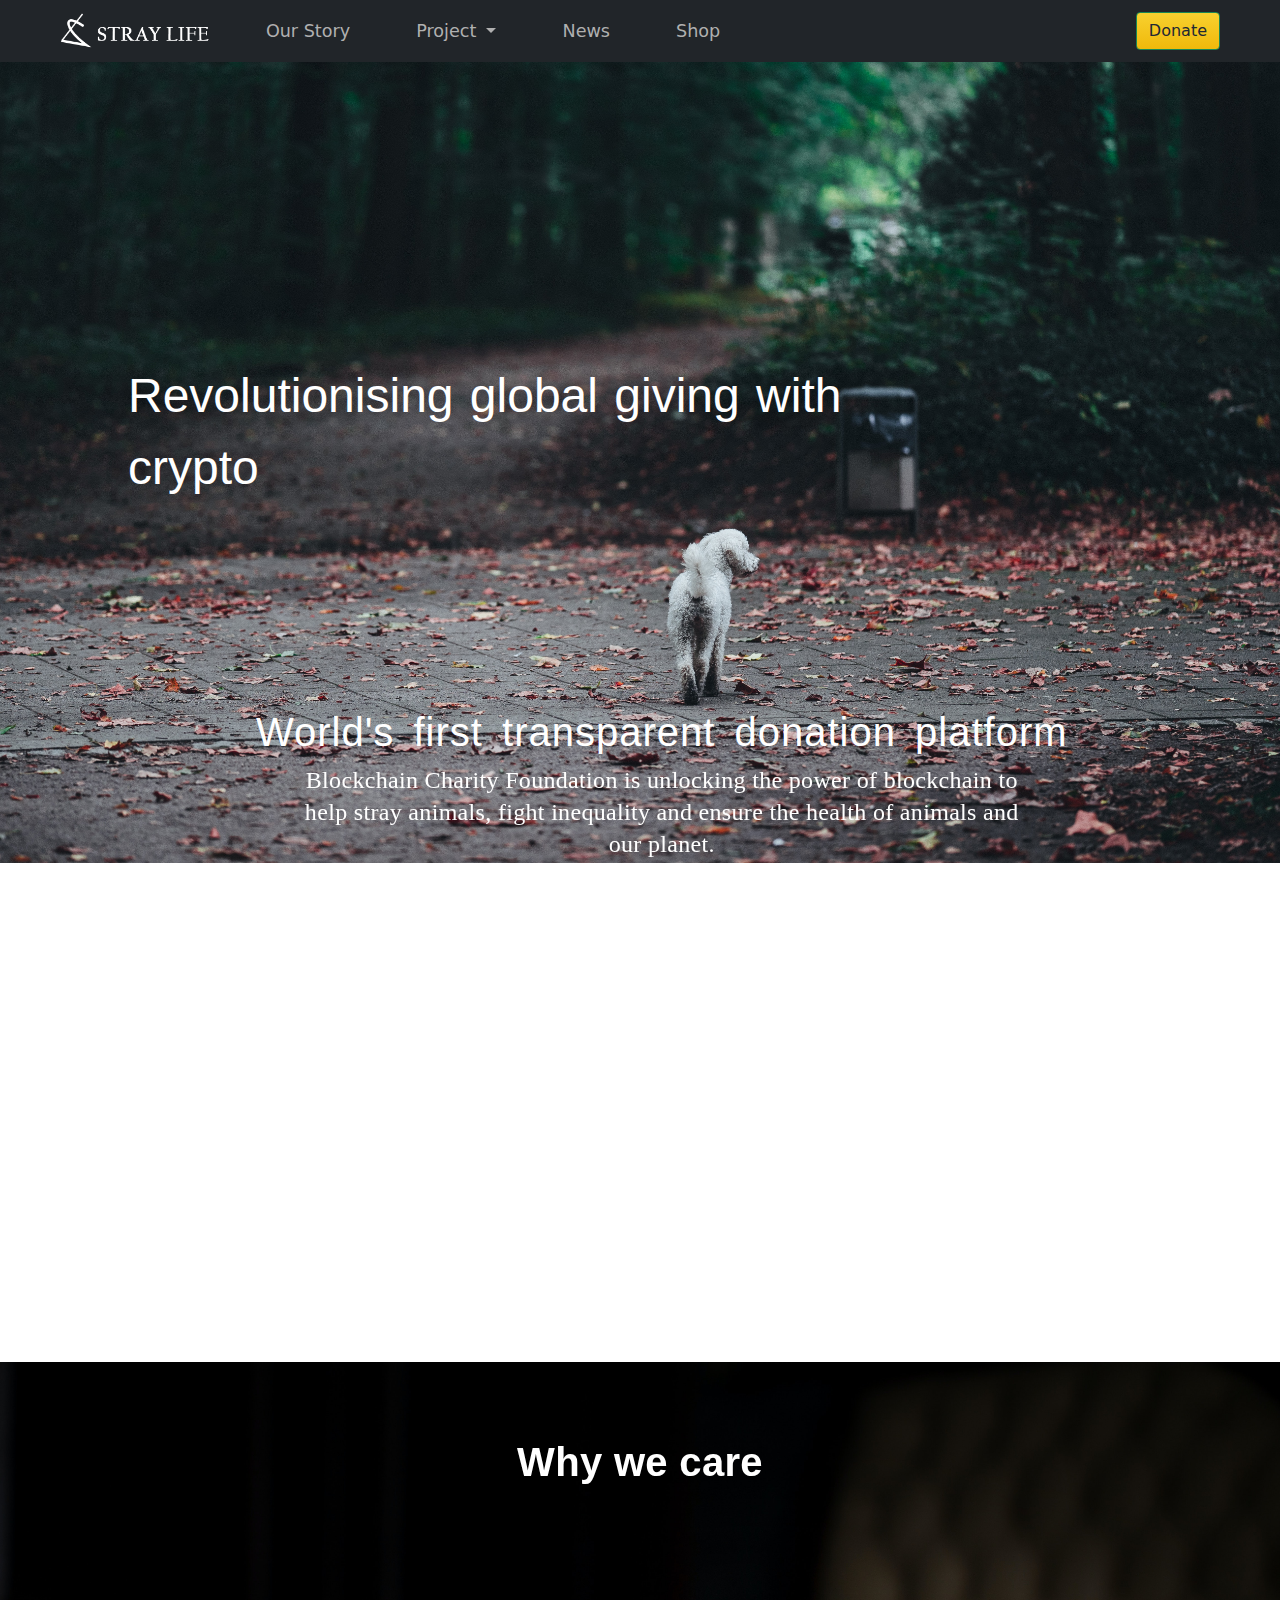
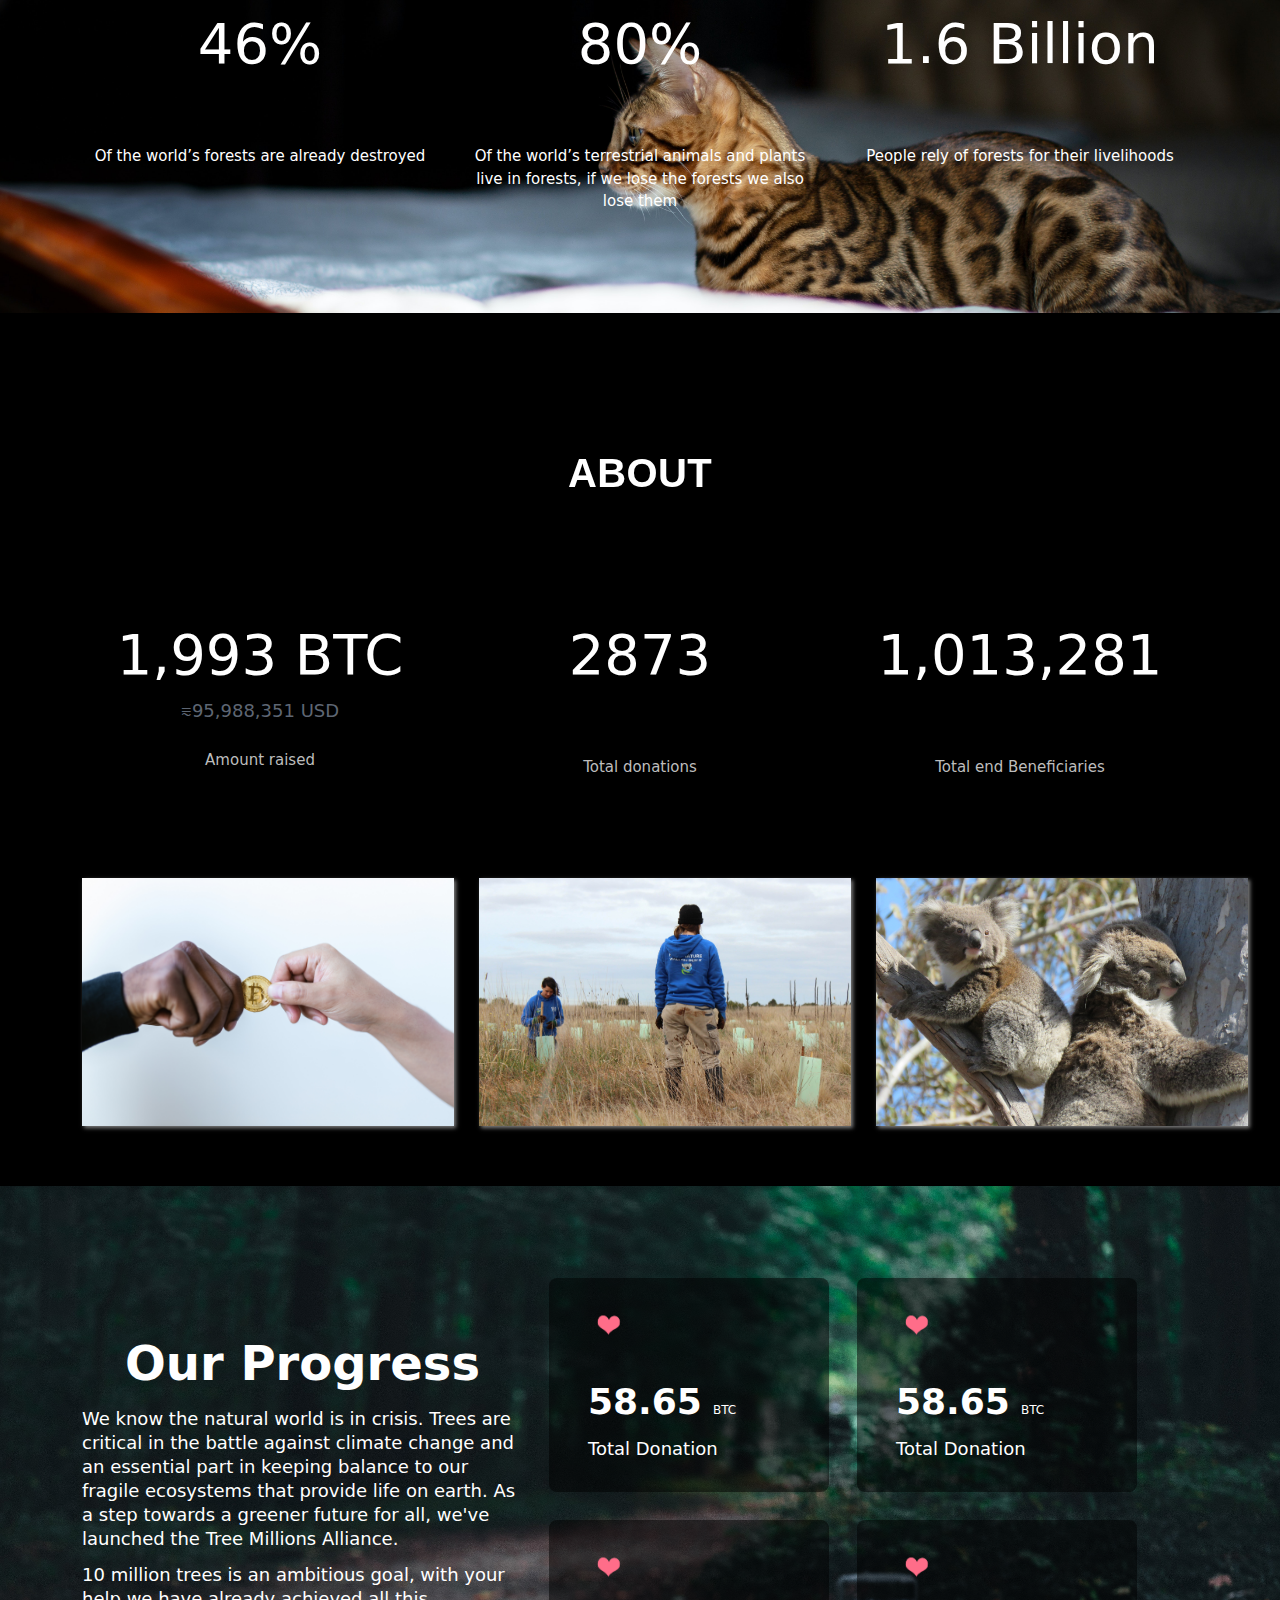
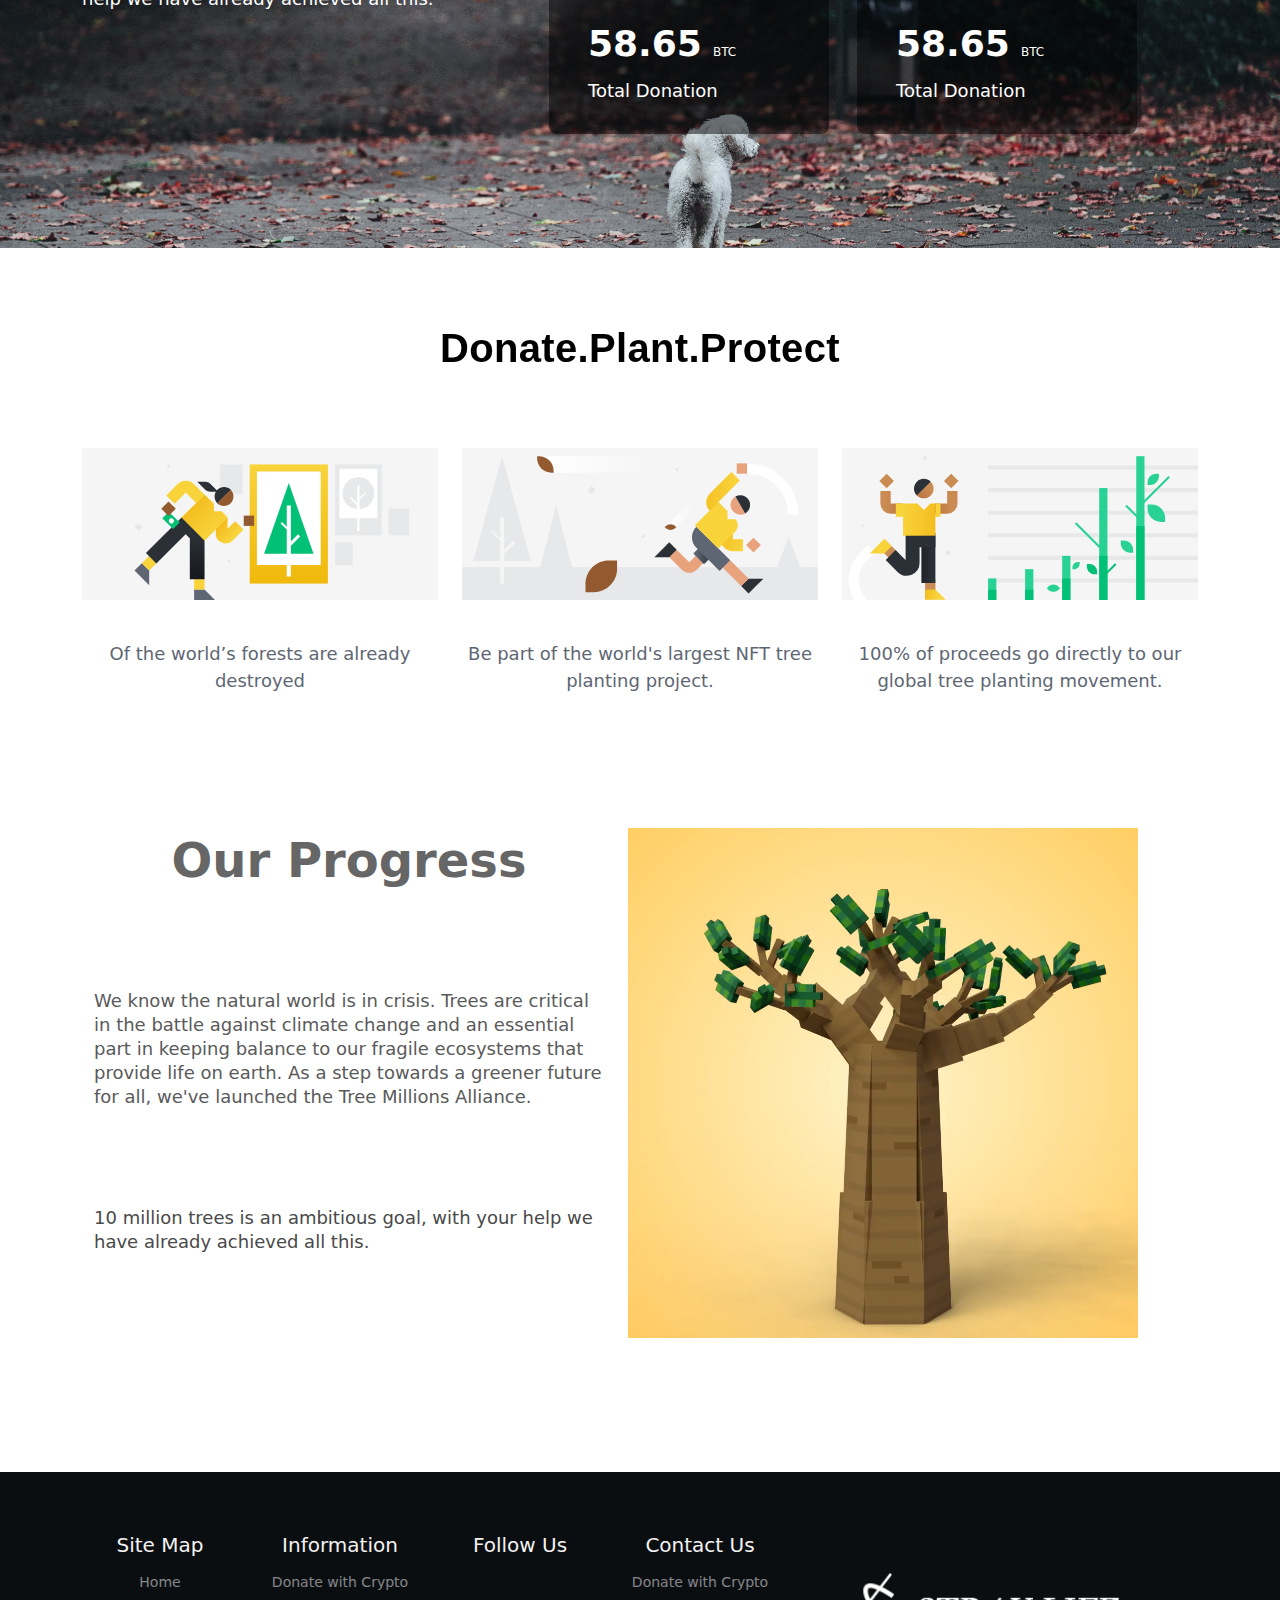
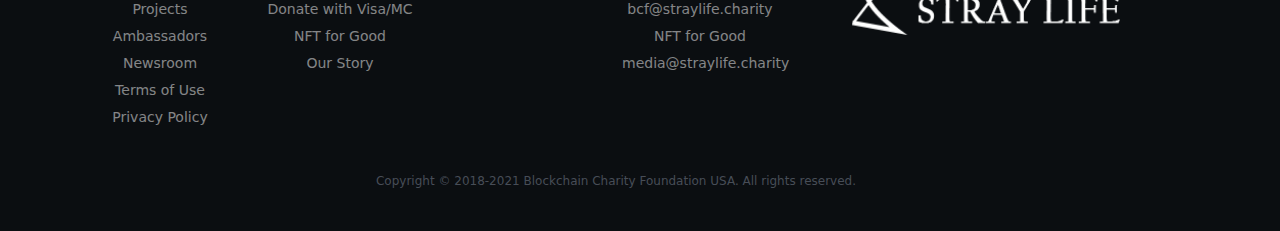
<file: project.html>
<!DOCTYPE html>
<html lang="en">

<head>
    <meta charset="UTF-8">
    <meta name="viewport" content="width=device-width, initial-scale=1.0">
    <title>STRAY LIFE</title>
    <link rel="icon" href="img\LOGO黑色版.png">
    <link rel="stylesheet" href="css/bootstrap.min.css">
    <link rel="stylesheet" href="css\pstyle.css">
</head>

<body>
    <nav class="navbar navbar-expand-lg navbar-light bg-dark fixed-top ">
        <a class="navbar-brand" href="index.html"><img src="img\LOGONAME去被.png" style="height:36px;width:100%" alt=""></a>
        <button class="navbar-toggler" type="button" data-toggle="collapse" data-target="#navbarSupportedContent" aria-controls="navbarSupportedContent" aria-expanded="false" aria-label="Toggle navigation">
        <span class="navbar-toggler-icon"></span>
      </button>
        <div class="collapse navbar-collapse " id="navbarSupportedContent">
            <ul class="navbar-nav mr-auto">
                <li class="nav-item active">
                    <a class="nav-link" href="#" style="color:#B0B0B0;">Our Story<span class="sr-only"></span></a>
                </li>
                <li class="nav-item dropdown">
                    <a class="nav-link dropdown-toggle" href="#" style="color:#B0B0B0;" id="navbarDropdown" role="button" data-toggle="dropdown" aria-haspopup="true" aria-expanded="false">
              Project
            </a>
                    <div class="dropdown-menu" aria-labelledby="navbarDropdown">
                        <a class="dropdown-item" href="#">Action</a>
                        <a class="dropdown-item" href="#">Another action</a>
                        <div class="dropdown-divider"></div>
                        <a class="dropdown-item" href="#">Something else here</a>
                    </div>
                </li>
                <li class="nav-item">
                    <a class="nav-link" href="project.html" style="color:#B0B0B0;">News</a>
                </li>
                <li class="nav-item">
                    <a class="nav-link disabled" href="#" style="color:#B0B0B0;" tabindex="-1" aria-disabled="true">Shop</a>
                </li>
            </ul>


        </div>
        <button class="btn btn-outline-success my-2 my-sm-0 " type="submit ">Donate</button>
    </nav>
    <div id="trigger" class="trigger">
        <div class="background" id="background">
            <img src="img\pexels-omar-ramadan-5981109.jpg" alt="cat" style="width:100%;">
            <div id="text" class="text">
                Revolutionising global giving with crypto
            </div>
            <div id="text2" class="text2">
                <h1>World's first transparent donation platform</h1>
                <p>Blockchain Charity Foundation is unlocking the power of blockchain to help stray animals, fight inequality and ensure the health of animals and our planet.</p>
            </div>
        </div>
    </div>

    <!-- 回到TOP的BUTTON -->
    <button onclick="topFunction()" id="myBtn" title="Go to top">Top</button>
    <script>
        //Get the button
        var mybutton = document.getElementById("myBtn");

        // When the user scrolls down 20px from the top of the document, show the button
        window.onscroll = function() {
            scrollFunction()
        };

        function scrollFunction() {
            if (document.body.scrollTop > 20 || document.documentElement.scrollTop > 20) {
                mybutton.style.display = "block";
            } else {
                mybutton.style.display = "none";
            }
        }

        // When the user clicks on the button, scroll to the top of the document
        function topFunction() {
            document.body.scrollTop = 0;
            document.documentElement.scrollTop = 0;
        }
    </script>


    <div class="value " id="section0">
        <div class="container ">
            <div class="row ">
                <div class="col-12 ">
                    <p class="title text-center " style="color:rgb(255, 255, 255) ">Why we care</p>
                </div>
            </div>
            <div class="row ">
                <div class="col-md-4 text-center ">

                    <div class="l " style="color:rgb(255, 255, 255) ">46%</div>
                    <div class="m "></div>
                    <div class="s " style="color:rgb(255, 255, 255) ">Of the world’s forests are already destroyed</div>
                </div>
                <div class="col-md-4 text-center ">

                    <div class="l " style="color:rgb(255, 255, 255) ">80%</div>
                    <div class="m "></div>
                    <div class="s " style="color:rgb(255, 255, 255) ">Of the world’s terrestrial animals and plants live in forests, if we lose the forests we also lose them</div>
                </div>
                <div class="col-md-4 text-center ">

                    <div class="l " style="color:rgb(255, 255, 255) ">1.6 Billion</div>
                    <div class="m "></div>
                    <div class="s " style="color:rgb(255, 255, 255) ">People rely of forests for their livelihoods</div>
                </div>
            </div>
        </div>
    </div>
    <div class="impact " id="section1 ">
        <div class="container ">
            <div class="row ">
                <div class="col-12 ">
                    <p class="title text-center ">ABOUT</p>
                </div>
            </div>
            <div class="row ">
                <div class="col-md-4 text-center ">
                    <div class="l ">1,993 BTC</div>
                    <div class="m ">⩳95,988,351 USD</div>
                    <div class="s ">Amount raised</div>
                </div>
                <div class="col-md-4 text-center ">
                    <div class="l ">2873</div>
                    <div class="m "></div>
                    <div class="s ">Total donations</div>
                </div>
                <div class="col-md-4 text-center ">
                    <div class="l ">1,013,281</div>
                    <div class="m "></div>
                    <div class="s ">Total end Beneficiaries</div>
                </div>
            </div>
            <div class="row ">
                <div class="i col-12 ">
                    <div class="col-md-4 text-center ">
                        <img src="img\Binance Charity Wallet.jpg " alt="cat " style="width:100%;height:100%;object-fit: cover; ">
                    </div>
                    <div class="col-md-4 text-center ">
                        <img src="img\protect our planet.jpg " alt="cat " style="width:100%;height:100%; object-fit: cover; ">
                    </div>
                    <div class="col-md-4 text-center ">
                        <img src="img\restoring habitats.png " alt="cat " style="width:100%;height:100%; object-fit: cover; ">
                    </div>
                </div>
            </div>
        </div>
    </div>
    <div class="value" id="section2">
        <div class="container ">
            <div class="row col-12 ">
                <div class="col-md-5 " style="margin-top: 13%; ">
                    <!-- <div class="background-image"> </div> -->
                    <h3 class="text-center " style="margin: 0px 0px 12px; font-size: 48px; line-height: 64px; font-weight: 700; color: rgb(255, 255, 255); ">Our Progress</h3>
                    <div style="color:white;margin:12px 0; font-size: 18px; line-height: 24px; font-weight: 100; ">
                        We know the natural world is in crisis. Trees are critical in the battle against climate change and an essential part in keeping balance to our fragile ecosystems that provide life on earth. As a step towards a greener future for all, we've launched the
                        Tree Millions Alliance.
                    </div>
                    <div style="color:white;margin:12px 0; font-size: 18px; line-height: 24px; font-weight: 100; ">
                        10 million trees is an ambitious goal, with your help we have already achieved all this.
                    </div>
                </div>
                <div class="col-md-7 " style="margin-top: 7%; ">
                    <div class="row ">
                        <div class="col-md-6 " style="width: 280px; height: 214px; margin: 14px; padding: 0 39px; display: -webkit-box; display: -webkit-flex; display: -ms-flexbox; display: flex; -webkit-flex-direction: column; -ms-flex-direction: column;
                flex-direction: column; -webkit-box-pack: center; -webkit-justify-content: center; -ms-flex-pack: center; justify-content: center; -webkit-align-items: flex-start; -webkit-box-align: flex-start; -ms-flex-align: flex-start; align-items: flex-start;
                background: rgba(0, 0, 0, 0.5); border-radius: 8px; ">
                            <img src="img\去背愛心.png " class="pr2-1 " style=" width: 48px; margin: 0 0 40px 0; position: relative; left: -2px; ">
                            <div class="pr2-2 ">
                                <span class="prl " style=" color: #fff; font-size: 36px; line-height: 24px; font-weight: 700; ">58.65</span>
                                <span class="prm " style=" padding: 0px 0px 0px 6px; font-size: 12px; font-weight: 200; color: rgb(255, 255, 255); ">BTC</span>
                            </div>
                            <h5 class="pr2-3 " style="color: #fff; font-size: 18px; line-height: 24px; ">Total Donation</h5>
                        </div>
                        <div class="col-md-6 " style="width: 280px; height: 214px; margin: 14px; padding: 0 39px; display: -webkit-box; display: -webkit-flex; display: -ms-flexbox; display: flex; -webkit-flex-direction: column; -ms-flex-direction: column;
                flex-direction: column; -webkit-box-pack: center; -webkit-justify-content: center; -ms-flex-pack: center; justify-content: center; -webkit-align-items: flex-start; -webkit-box-align: flex-start; -ms-flex-align: flex-start; align-items: flex-start;
                background: rgba(0, 0, 0, 0.5); border-radius: 8px; ">
                            <img src="img\去背愛心.png " class="pr2-1 " style=" width: 48px; margin: 0 0 40px 0; position: relative; left: -2px; ">
                            <div class="pr2-2 ">
                                <span class="prl " style=" color: #fff; font-size: 36px; line-height: 24px; font-weight: 700; ">58.65</span>
                                <span class="prm " style=" padding: 0px 0px 0px 6px; font-size: 12px; font-weight: 200; color: rgb(255, 255, 255); ">BTC</span>
                            </div>
                            <h5 class="pr2-3 " style="color: #fff; font-size: 18px; line-height: 24px; ">Total Donation</h5>
                        </div>
                    </div>
                    <div class="row ">
                        <div class="col-md-6 " style="width: 280px; height: 214px; margin: 14px; padding: 0 39px; display: -webkit-box; display: -webkit-flex; display: -ms-flexbox; display: flex; -webkit-flex-direction: column; -ms-flex-direction: column;
                flex-direction: column; -webkit-box-pack: center; -webkit-justify-content: center; -ms-flex-pack: center; justify-content: center; -webkit-align-items: flex-start; -webkit-box-align: flex-start; -ms-flex-align: flex-start; align-items: flex-start;
                background: rgba(0, 0, 0, 0.5); border-radius: 8px; ">
                            <img src="img\去背愛心.png " class="pr2-1 " style=" width: 48px; margin: 0 0 40px 0; position: relative; left: -2px; ">
                            <div class="pr2-2 ">
                                <span class="prl " style=" color: #fff; font-size: 36px; line-height: 24px; font-weight: 700; ">58.65</span>
                                <span class="prm " style=" padding: 0px 0px 0px 6px; font-size: 12px; font-weight: 200; color: rgb(255, 255, 255); ">BTC</span>
                            </div>
                            <h5 class="pr2-3 " style="color: #fff; font-size: 18px; line-height: 24px; ">Total Donation</h5>
                        </div>
                        <div class="col-md-6 " style="width: 280px; height: 214px; margin: 14px; padding: 0 39px; display: -webkit-box; display: -webkit-flex; display: -ms-flexbox; display: flex; -webkit-flex-direction: column; -ms-flex-direction: column;
                flex-direction: column; -webkit-box-pack: center; -webkit-justify-content: center; -ms-flex-pack: center; justify-content: center; -webkit-align-items: flex-start; -webkit-box-align: flex-start; -ms-flex-align: flex-start; align-items: flex-start;
                background: rgba(0, 0, 0, 0.5); border-radius: 8px; ">
                            <img src="img\去背愛心.png " class="pr2-1 " style=" width: 48px; margin: 0 0 40px 0; position: relative; left: -2px; ">
                            <div class="pr2-2 ">
                                <span class="prl " style=" color: #fff; font-size: 36px; line-height: 24px; font-weight: 700; ">58.65</span>
                                <span class="prm " style=" padding: 0px 0px 0px 6px; font-size: 12px; font-weight: 200; color: rgb(255, 255, 255); ">BTC</span>
                            </div>
                            <h5 class="pr2-3 " style="color: #fff; font-size: 18px; line-height: 24px; ">Total Donation</h5>
                        </div>
                    </div>
                </div>
            </div>
        </div>


    </div>
    </div>
    <div class="DPP" id="section3">
        <div class="container ">
            <div class="row ">
                <div class="col-12 ">
                    <p class="title text-center " style="color:black ">Donate.Plant.Protect</p>
                </div>
            </div>
            <div class="row ">
                <div class="col-md-4 text-center ">
                    <img src="img\Purchase.893e45aa.svg ">
                    <div class="l "></div>
                    <div class="m ">Of the world’s forests are already destroyed</div>
                </div>
                <div class="col-md-4 text-center ">
                    <img src="img\Plant.86dfef56.svg ">

                    <div class="l "></div>
                    <div class="m ">Be part of the world's largest NFT tree planting project.</div>
                </div>
                <div class="col-md-4 text-center ">
                    <img src="img\Protect.3d83ccfa.svg ">
                    <div class="l "></div>
                    <div class="m ">100% of proceeds go directly to our global tree planting movement.</div>
                </div>
            </div>
        </div>
    </div>

    <div class="NFT " id="section3 ">
        <div class="container ">
            <div class="row col-12 " style="margin:12% 0 ">
                <div class="row col-md-6 ">
                    <h3 class="text-center " style="margin: 0px 0px 12px; font-size: 48px; line-height: 64px; font-weight: 700; color: rgb(102, 102, 102); ">Our Progress</h3>
                    <div style="color:rgb(90, 90, 90);margin:12px 0; font-size: 18px; line-height: 24px; font-weight: 100; ">
                        We know the natural world is in crisis. Trees are critical in the battle against climate change and an essential part in keeping balance to our fragile ecosystems that provide life on earth. As a step towards a greener future for all, we've launched the
                        Tree Millions Alliance.
                    </div>
                    <div style="color:rgb(73, 73, 73);margin:12px 0; font-size: 18px; line-height: 24px; font-weight: 100; ">
                        10 million trees is an ambitious goal, with your help we have already achieved all this.
                    </div>
                </div>
                <div class="row col-md-6 ">
                    <!-- <img src="img\Protect.3d83ccfa.svg "> -->
                    <video autoplay muted playsinline loop>
                        <source src="img\a54934aeab584f759124c6fe599c0568_TheAfricanbaobabtree.mp4 " type="video/mp4 ">
                    </video>
                </div>
            </div>
        </div>

    </div>

    <footer>
        <div class="footer " id="section4 ">
            <div class="container ">
                <div class="row col-12 ">
                    <div class="row col-md-8 ">
                        <div class="col-md-3 text-center ">
                            <div class="fl ">Site Map </div>
                            <div class="col-12 ">
                                <div class="row-md-2 ">
                                    <a class="fm " href="index.html ">Home</a>
                                </div>
                                <div class="row-md-2 ">
                                    <a class="fm " href="index.html ">Projects</a>
                                </div>
                                <div class="row-md-2 ">
                                    <a class="fm " href="index.html ">Ambassadors</a>
                                </div>
                                <div class="row-md-2 ">
                                    <a class="fm " href="index.html ">Newsroom</a>
                                </div>
                                <div class="row-md-2 ">
                                    <a class="fm " href="index.html ">Terms of Use</a>
                                </div>
                                <div class="row-md-2 ">
                                    <a class="fm " href="index.html ">Privacy Policy</a>
                                </div>
                            </div>
                        </div>
                        <div class="col-md-3 text-center ">
                            <div class="fl ">Information</div>
                            <div class="col-12 ">
                                <div class="row-md-2 ">
                                    <a class="fm " href="index.html ">Donate with Crypto</a>
                                </div>
                                <div class="row-md-2 ">
                                    <a class="fm " href="index.html ">Donate with Visa/MC</a>
                                </div>
                                <div class="row-md-2 ">
                                    <a class="fm " href="index.html ">NFT for Good</a>
                                </div>
                                <div class="row-md-2 ">
                                    <a class="fm " href="index.html ">Our Story</a>
                                </div>
                                <div class="row-md-2 ">
                                    <a class="fm " href="index.html "></a>
                                </div>
                                <div class="row-md-2 ">
                                    <a class="fm " href="index.html "></a>
                                </div>
                            </div>
                        </div>
                        <div class="col-md-3 text-center ">
                            <div class="fl ">Follow Us</div>
                            <div class="fm "></div>
                        </div>
                        <div class="col-md-3 text-center ">
                            <div class="fl ">Contact Us</div>
                            <div class="col-12 ">
                                <div class="row-md-2 ">
                                    <a class="fm " href="index.html ">Donate with Crypto</a>
                                </div>
                                <div class="row-md-2 ">
                                    <a class="fm " href="index.html ">bcf@straylife.charity</a>
                                </div>
                                <div class="row-md-2 ">
                                    <a class="fm " href="index.html ">NFT for Good</a>
                                </div>
                                <div class="row-md-2 ">
                                    <a class="fm " href="index.html ">media@straylife.charity</a>
                                </div>
                                <div class="row-md-2 ">
                                    <a class="fm " href="index.html "></a>
                                </div>
                                <div class="row-md-2 ">
                                    <a class="fm " href="index.html "></a>
                                </div>
                            </div>
                        </div>
                    </div>
                    <div class="row col-md-4 ">
                        <div class=" fc col-md-12 text-center " style=" color: #474d57; ">
                            <div class="fr ">
                                <img src="img\LOGONAME去被.png " alt="cat " style="width:100%; ">
                            </div>

                        </div>
                    </div>
                    <div class="row col-md-12 ">
                        <div class="fr text-center ">
                            Copyright © 2018-2021 Blockchain Charity Foundation USA. All rights reserved.
                        </div>
                    </div>
                </div>


            </div>
        </div>

    </footer>
    <script src="js\vendor\jquery.js "></script>
    <script src="js\vendor\bootstrap.min.js "></script>
    <script src="js\vendor\gsap.min.js "></script>
    <script src="js\vendor\ScrollTrigger.min.js "></script>
    <script src="js/main.js "></script>
</body>

</html>
</file>
